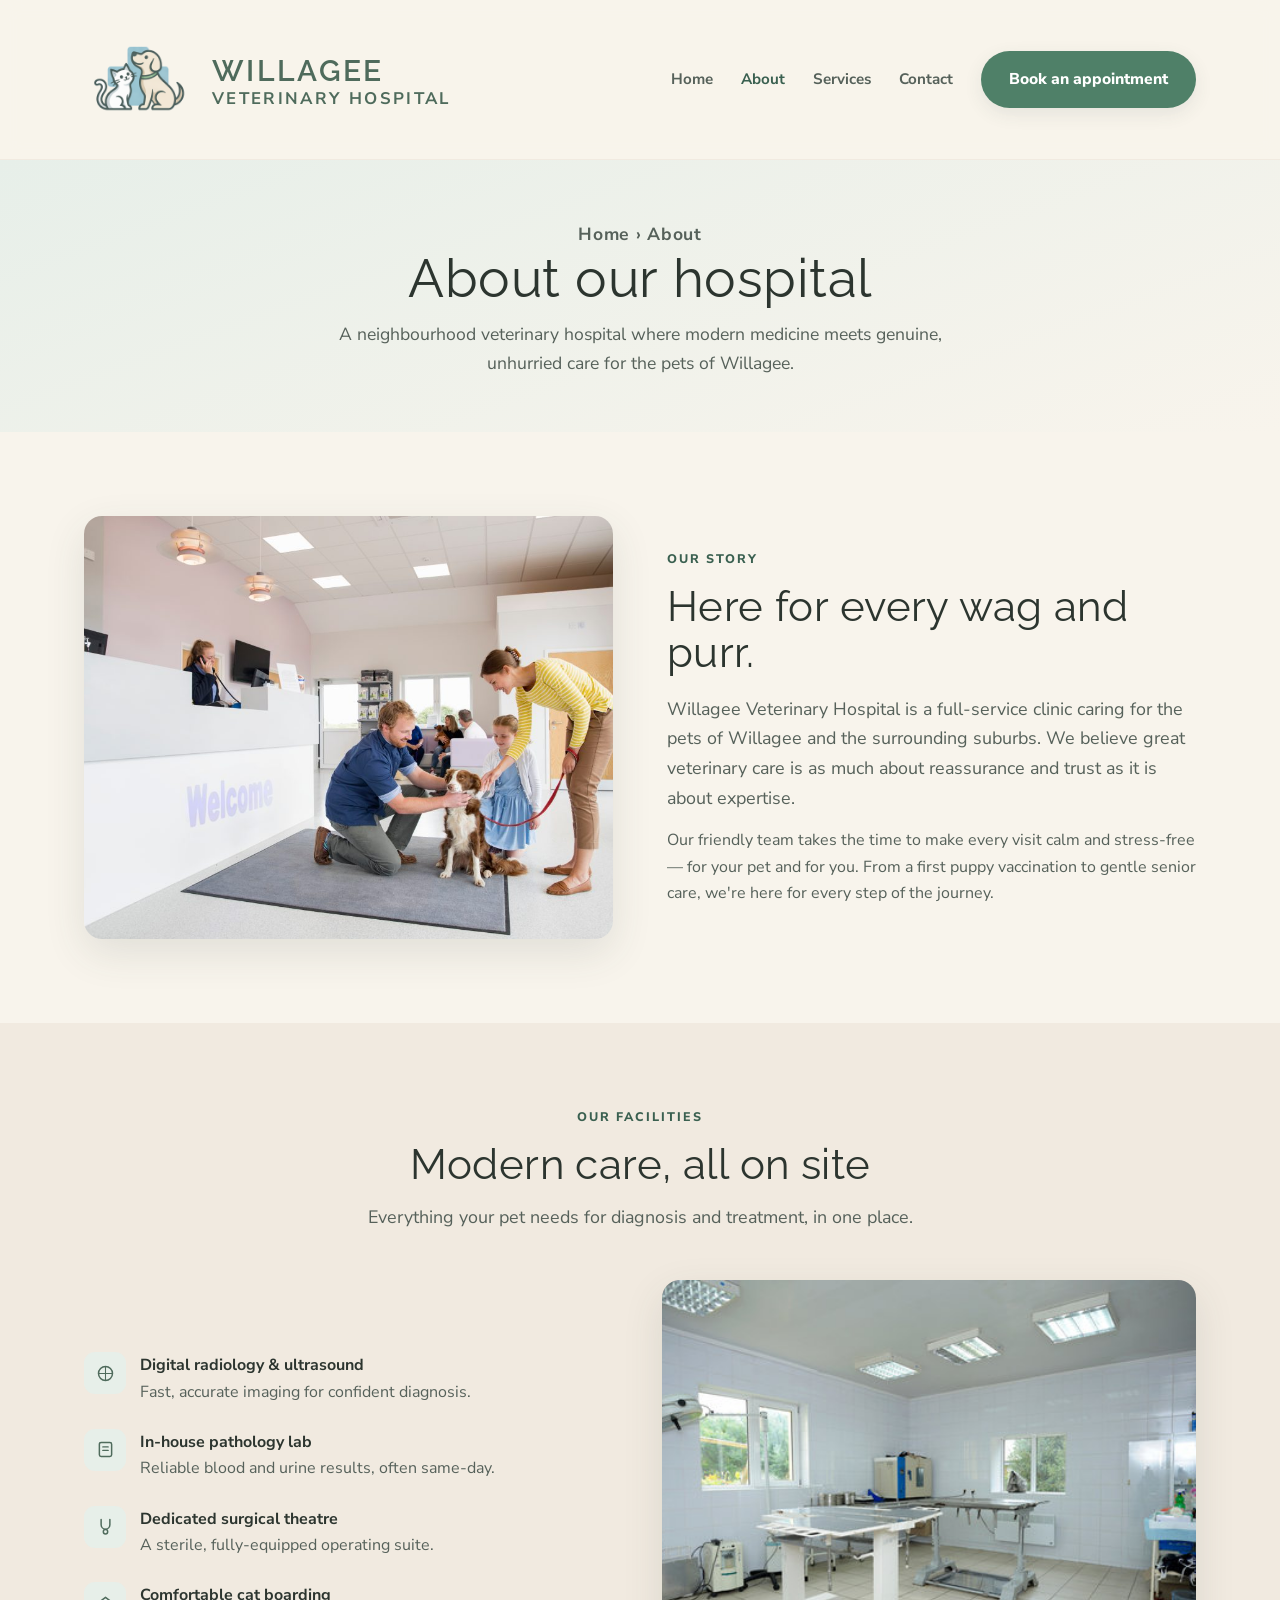
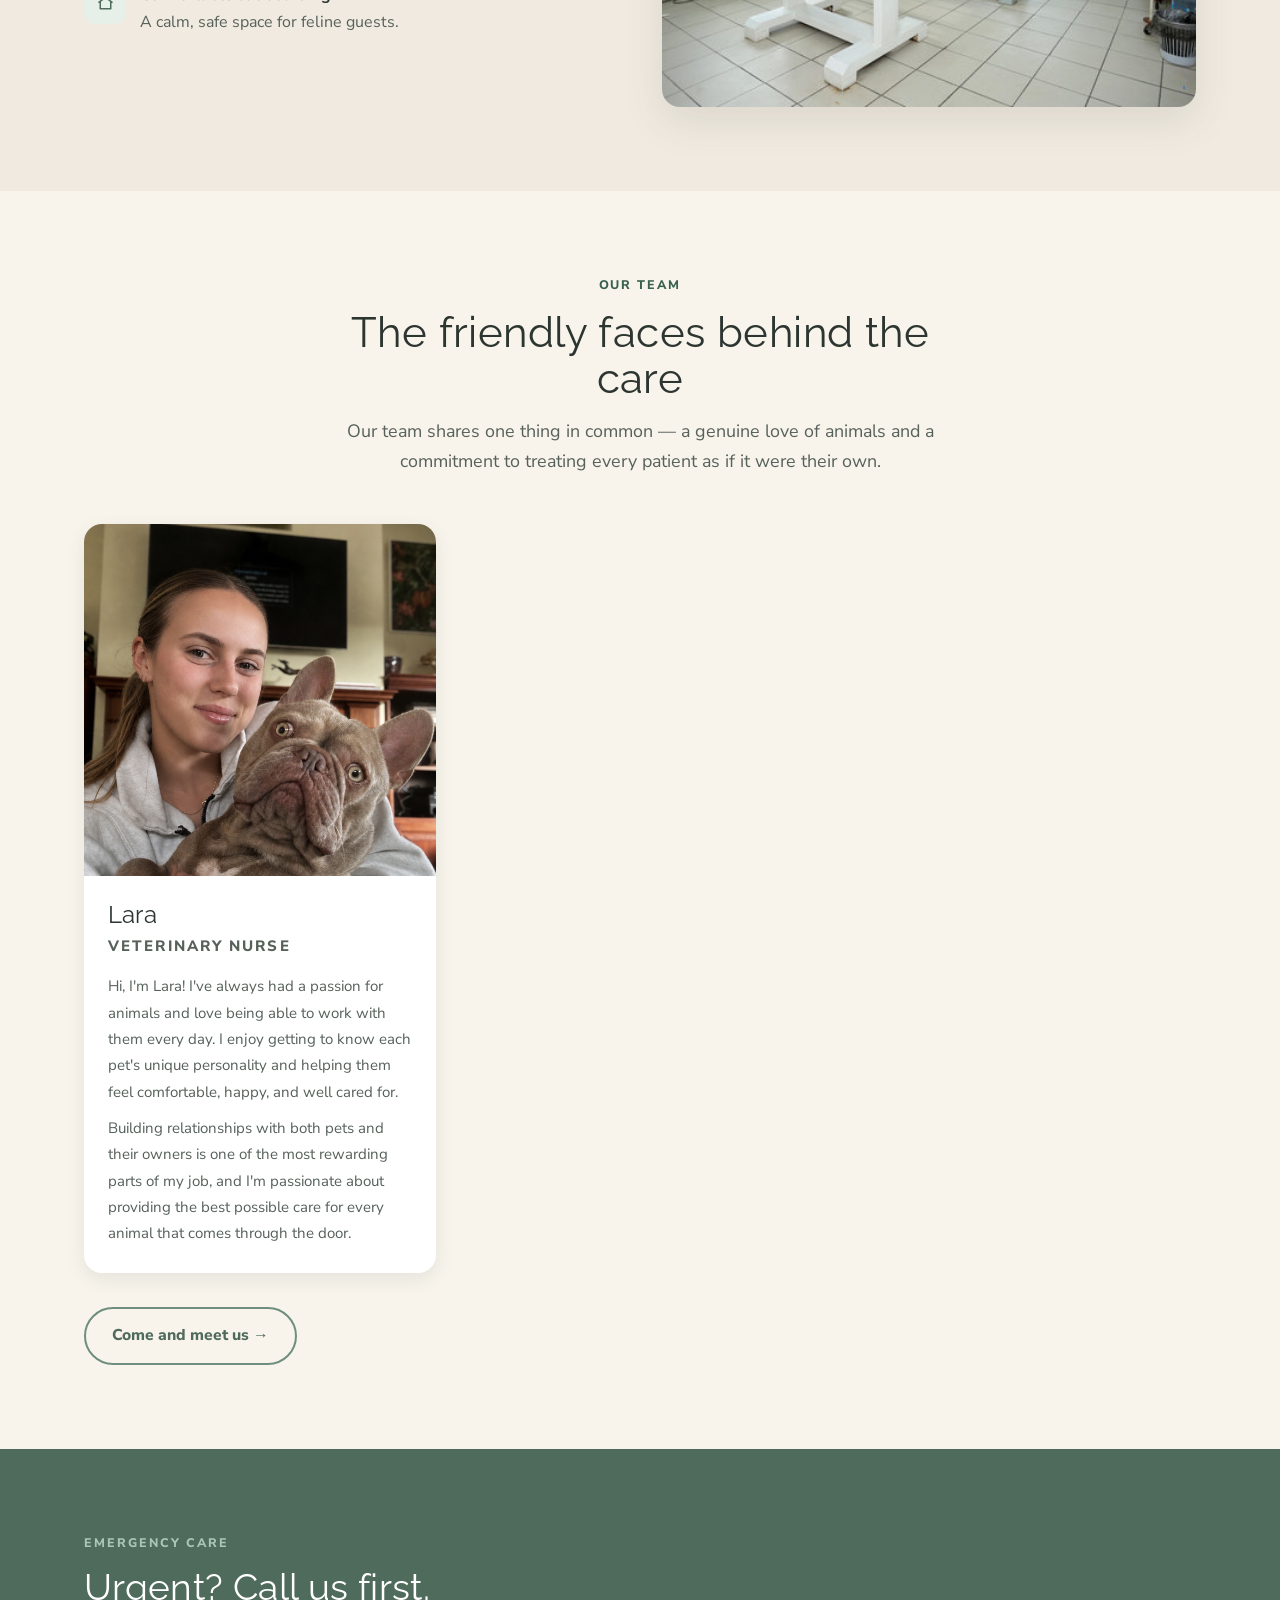
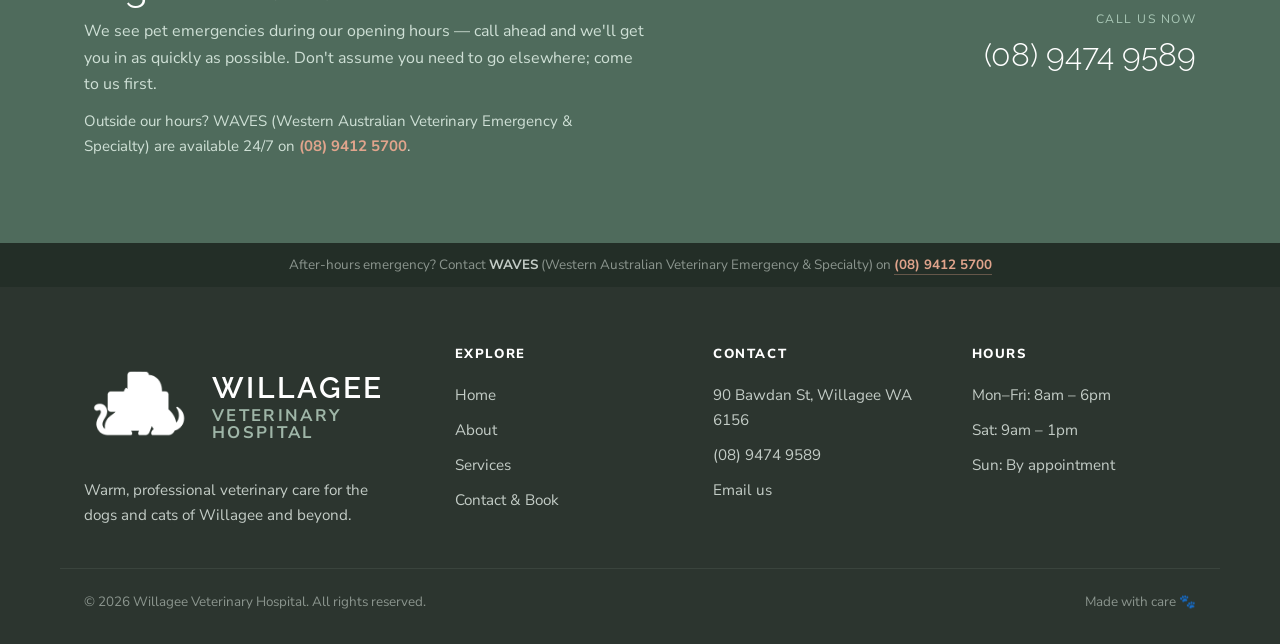
<file: about.html>
<!DOCTYPE html>
<html lang="en-AU">
<head>
<meta charset="UTF-8" />
<meta name="viewport" content="width=device-width, initial-scale=1.0" />
<title>About — Willagee Veterinary Hospital</title>
<meta name="description" content="About Willagee Veterinary Hospital — a full-service clinic in Willagee, WA with modern facilities and a warm, caring team dedicated to your dogs and cats." />
<link rel="icon" href="data:image/svg+xml,%3Csvg xmlns='http://www.w3.org/2000/svg' viewBox='0 0 24 24'%3E%3Crect width='24' height='24' rx='5' fill='%236f8f7e'/%3E%3Cg fill='%23fff'%3E%3Cpath d='M12 13.5c-2.5 0-4.5 1.7-4.5 3.8 0 1.2 1 2.2 2.3 2.2.8 0 1.4-.3 2.2-.3s1.4.3 2.2.3c1.3 0 2.3-1 2.3-2.2 0-2.1-2-3.8-4.5-3.8Z'/%3E%3Cellipse cx='6.8' cy='10.2' rx='1.7' ry='2.2'/%3E%3Cellipse cx='17.2' cy='10.2' rx='1.7' ry='2.2'/%3E%3Cellipse cx='9.6' cy='6.6' rx='1.5' ry='2'/%3E%3Cellipse cx='14.4' cy='6.6' rx='1.5' ry='2'/%3E%3C/g%3E%3C/svg%3E" />
<link rel="preconnect" href="https://fonts.googleapis.com" />
<link rel="preconnect" href="https://fonts.gstatic.com" crossorigin />
<link href="https://fonts.googleapis.com/css2?family=Raleway:wght@300;400;500;600&family=Nunito+Sans:wght@400;600;700;800&display=swap" rel="stylesheet" />
<link rel="stylesheet" href="styles.css" />
</head>
<body>

  <header class="site"><div class="wrap">
    <a class="brand" href="index.html">
      <span class="mark"><img src="images/logo-final.png" alt="" class="logo-img" /></span>
      <span class="bt"><b>Willagee</b><span>Veterinary Hospital</span></span>
    </a>
    <button class="nav-toggle" id="navToggle" aria-label="Menu"><span></span><span></span><span></span></button>
    <nav class="main" id="nav">
      <a class="link" href="index.html">Home</a>
      <a class="link active" href="about.html">About</a>
      <a class="link" href="services.html">Services</a>
      <a class="link" href="contact.html">Contact</a>
      <a class="btn btn-primary" href="contact.html#book">Book an appointment</a>
    </nav>
  </div></header>

  <section class="banner"><div class="wrap">
    <p class="crumbs"><a href="index.html">Home</a> › About</p>
    <h1>About our hospital</h1>
    <p>A neighbourhood veterinary hospital where modern medicine meets genuine, unhurried care for the pets of Willagee.</p>
  </div></section>

  <!-- Story -->
  <section><div class="wrap split">
    <div class="imgwrap"><img src="images/Vet-Clinic-Ideas-1-1024x683.jpg" alt="Our welcoming reception area" /></div>
    <div>
      <p class="eyebrow">Our story</p>
      <h2 style="font-size:clamp(1.9rem,3.4vw,2.6rem);margin-bottom:18px">Here for every wag and purr.</h2>
      <p class="lead">Willagee Veterinary Hospital is a full-service clinic caring for the pets of Willagee and the surrounding suburbs. We believe great veterinary care is as much about reassurance and trust as it is about expertise.</p>
      <p style="margin-top:14px;color:var(--ink-soft)">Our friendly team takes the time to make every visit calm and stress-free — for your pet and for you. From a first puppy vaccination to gentle senior care, we're here for every step of the journey.</p>
    </div>
  </div></section>

  <!-- Facilities -->
  <section class="features"><div class="wrap">
    <div class="section-head"><p class="eyebrow">Our facilities</p><h2>Modern care, all on site</h2><p class="lead">Everything your pet needs for diagnosis and treatment, in one place.</p></div>
    <div class="split narrow">
      <div>
        <div class="contact-line"><div class="ic"><svg viewBox="0 0 24 24" fill="none"><circle cx="12" cy="12" r="8" stroke="#4f6b5c" stroke-width="1.7"/><path d="M12 4v16M4 12h16" stroke="#4f6b5c" stroke-width="1.2"/></svg></div><div><b>Digital radiology &amp; ultrasound</b><span style="color:var(--ink-soft)">Fast, accurate imaging for confident diagnosis.</span></div></div>
        <div class="contact-line"><div class="ic"><svg viewBox="0 0 24 24" fill="none"><rect x="5" y="4" width="14" height="16" rx="2" stroke="#4f6b5c" stroke-width="1.7"/><path d="M9 9h6M9 13h6" stroke="#4f6b5c" stroke-width="1.7" stroke-linecap="round"/></svg></div><div><b>In-house pathology lab</b><span style="color:var(--ink-soft)">Reliable blood and urine results, often same-day.</span></div></div>
        <div class="contact-line"><div class="ic"><svg viewBox="0 0 24 24" fill="none"><path d="M7 4v6a5 5 0 0 0 10 0V4" stroke="#4f6b5c" stroke-width="1.7" stroke-linecap="round"/><circle cx="12" cy="18" r="2.5" stroke="#4f6b5c" stroke-width="1.7"/></svg></div><div><b>Dedicated surgical theatre</b><span style="color:var(--ink-soft)">A sterile, fully-equipped operating suite.</span></div></div>
        <div class="contact-line"><div class="ic"><svg viewBox="0 0 24 24" fill="none"><path d="M4 11l8-6 8 6M6 10v8h12v-8" stroke="#4f6b5c" stroke-width="1.7" stroke-linejoin="round"/></svg></div><div><b>Comfortable cat boarding</b><span style="color:var(--ink-soft)">A calm, safe space for feline guests.</span></div></div>
      </div>
      <div class="imgwrap"><img src="images/360_F_295340294_k0x8h3hEA4tNcdVwEdO9whYNMvDU15Cb.jpg" alt="Our surgical theatre" /></div>
    </div>
  </div></section>

  <!-- Team -->
  <section><div class="wrap">
    <div class="section-head">
      <p class="eyebrow">Our team</p>
      <h2>The friendly faces behind the care</h2>
      <p class="lead">Our team shares one thing in common — a genuine love of animals and a commitment to treating every patient as if it were their own.</p>
    </div>
    <div class="team-grid">
      <div class="team-card">
        <div class="team-photo"><img src="staff-images/Lara.jpg" alt="Lara" /></div>
        <div class="team-info">
          <h3>Lara</h3>
          <p class="team-role">Veterinary Nurse</p>
          <p>Hi, I'm Lara! I've always had a passion for animals and love being able to work with them every day. I enjoy getting to know each pet's unique personality and helping them feel comfortable, happy, and well cared for.</p>
          <p style="margin-top:10px">Building relationships with both pets and their owners is one of the most rewarding parts of my job, and I'm passionate about providing the best possible care for every animal that comes through the door.</p>
        </div>
      </div>
    </div>
    <div class="hero-cta" style="margin-top:34px"><a class="btn btn-ghost" href="contact.html#book">Come and meet us →</a></div>
  </div></section>

  <!-- Emergency -->
  <section class="emergency"><div class="wrap">
    <div>
      <p class="eyebrow" style="color:#a9c7b6">Emergency care</p>
      <h2>Urgent? Call us first.</h2>
      <p>We see pet emergencies during our opening hours — call ahead and we'll get you in as quickly as possible. Don't assume you need to go elsewhere; come to us first.</p>
      <p style="margin-top:12px;color:#cfe0d6;font-size:.94rem">Outside our hours? WAVES (Western Australian Veterinary Emergency &amp; Specialty) are available 24/7 on <a href="tel:0894125700" style="color:#e0a48c;font-weight:700">(08) 9412 5700</a>.</p>
    </div>
    <div>
      <div class="lbl">Call us now</div>
      <a class="big" href="tel:0894749589">(08) 9474 9589</a>
    </div>
  </div></section>

  <!-- WAVES after-hours notice -->
  <div class="waves-bar"><div class="wrap">After-hours emergency? Contact <strong>WAVES</strong> (Western Australian Veterinary Emergency &amp; Specialty) on <a href="tel:0894125700">(08) 9412 5700</a></div></div>

  <footer class="site"><div class="wrap foot-grid">
    <div>
      <a class="brand" href="index.html" style="margin-bottom:16px">
        <span class="mark"><img src="images/logo-final.png" alt="" class="logo-img" /></span>
        <span class="bt"><b>Willagee</b><span>Veterinary Hospital</span></span>
      </a>
      <p style="font-size:.95rem;max-width:34ch">Warm, professional veterinary care for the dogs and cats of Willagee and beyond.</p>
    </div>
    <div class="foot-list"><h4>Explore</h4><p><a href="index.html">Home</a></p><p><a href="about.html">About</a></p><p><a href="services.html">Services</a></p><p><a href="contact.html">Contact &amp; Book</a></p></div>
    <div class="foot-list"><h4>Contact</h4><p>90 Bawdan St, Willagee WA 6156</p><p><a href="tel:0894749589">(08) 9474 9589</a></p><p><a href="mailto:Willageeveterinaryhospital@gmail.com">Email us</a></p></div>
    <div class="foot-list"><h4>Hours</h4><p>Mon–Fri: 8am – 6pm</p><p>Sat: 9am – 1pm</p><p>Sun: By appointment</p></div>
  </div><div class="wrap foot-bottom"><span>© 2026 Willagee Veterinary Hospital. All rights reserved.</span><span>Made with care 🐾</span></div></footer>

  <script src="main.js"></script>
</body>
</html>
</file>
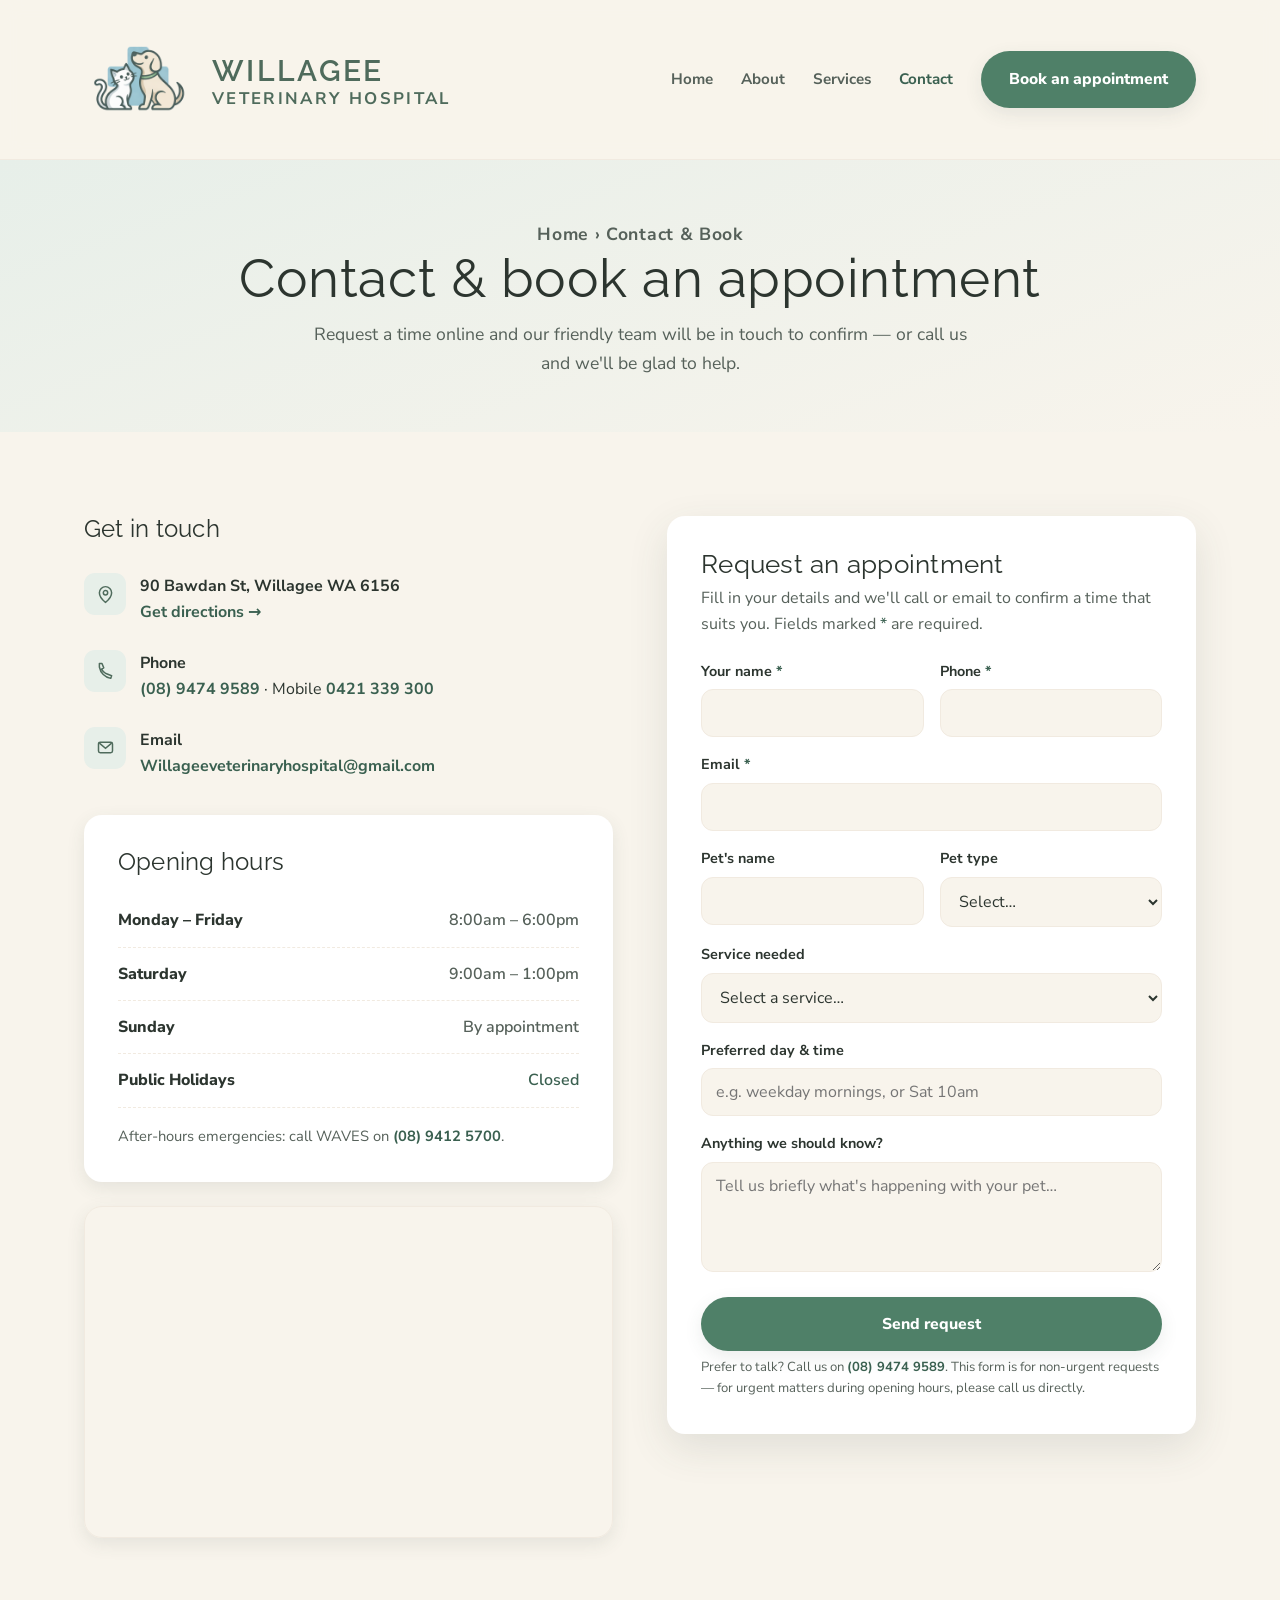
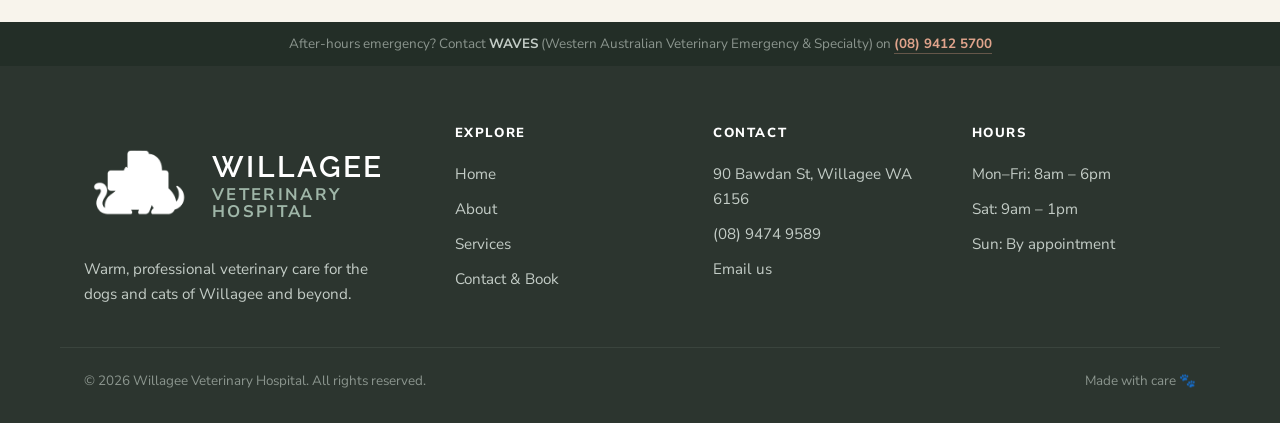
<file: contact.html>
<!DOCTYPE html>
<html lang="en-AU">
<head>
<meta charset="UTF-8" />
<meta name="viewport" content="width=device-width, initial-scale=1.0" />
<title>Contact &amp; Book — Willagee Veterinary Hospital</title>
<meta name="description" content="Contact Willagee Veterinary Hospital or request an appointment online. 90 Bawdan St, Willagee WA 6156 · (08) 9474 9589. Open Mon–Sat." />
<link rel="icon" href="data:image/svg+xml,%3Csvg xmlns='http://www.w3.org/2000/svg' viewBox='0 0 24 24'%3E%3Crect width='24' height='24' rx='5' fill='%236f8f7e'/%3E%3Cg fill='%23fff'%3E%3Cpath d='M12 13.5c-2.5 0-4.5 1.7-4.5 3.8 0 1.2 1 2.2 2.3 2.2.8 0 1.4-.3 2.2-.3s1.4.3 2.2.3c1.3 0 2.3-1 2.3-2.2 0-2.1-2-3.8-4.5-3.8Z'/%3E%3Cellipse cx='6.8' cy='10.2' rx='1.7' ry='2.2'/%3E%3Cellipse cx='17.2' cy='10.2' rx='1.7' ry='2.2'/%3E%3Cellipse cx='9.6' cy='6.6' rx='1.5' ry='2'/%3E%3Cellipse cx='14.4' cy='6.6' rx='1.5' ry='2'/%3E%3C/g%3E%3C/svg%3E" />
<link rel="preconnect" href="https://fonts.googleapis.com" />
<link rel="preconnect" href="https://fonts.gstatic.com" crossorigin />
<link href="https://fonts.googleapis.com/css2?family=Raleway:wght@300;400;500;600&family=Nunito+Sans:wght@400;600;700;800&display=swap" rel="stylesheet" />
<link rel="stylesheet" href="styles.css" />
</head>
<body>

  <header class="site"><div class="wrap">
    <a class="brand" href="index.html">
      <span class="mark"><img src="images/logo-final.png" alt="" class="logo-img" /></span>
      <span class="bt"><b>Willagee</b><span>Veterinary Hospital</span></span>
    </a>
    <button class="nav-toggle" id="navToggle" aria-label="Menu"><span></span><span></span><span></span></button>
    <nav class="main" id="nav">
      <a class="link" href="index.html">Home</a>
      <a class="link" href="about.html">About</a>
      <a class="link" href="services.html">Services</a>
      <a class="link active" href="contact.html">Contact</a>
      <a class="btn btn-primary" href="#book">Book an appointment</a>
    </nav>
  </div></header>

  <section class="banner"><div class="wrap">
    <p class="crumbs"><a href="index.html">Home</a> › Contact &amp; Book</p>
    <h1>Contact &amp; book an appointment</h1>
    <p>Request a time online and our friendly team will be in touch to confirm — or call us and we'll be glad to help.</p>
  </div></section>

  <section><div class="wrap split" style="align-items:flex-start">
    <!-- Left: details + hours -->
    <div>
      <div class="contact-panel">
        <h3>Get in touch</h3>
        <div class="contact-line"><div class="ic"><svg viewBox="0 0 24 24" fill="none"><path d="M12 21s-7-5.5-7-11a7 7 0 0 1 14 0c0 5.5-7 11-7 11Z" stroke="#4f6b5c" stroke-width="1.7"/><circle cx="12" cy="10" r="2.5" stroke="#4f6b5c" stroke-width="1.7"/></svg></div><div><b>90 Bawdan St, Willagee WA 6156</b><span style="color:var(--ink-soft)"><a href="https://www.google.com/maps/dir/?api=1&destination=90+Bawdan+St+Willagee+WA+6156" target="_blank" rel="noopener" style="color:var(--terracotta-deep);font-weight:700">Get directions →</a></span></div></div>
        <div class="contact-line"><div class="ic"><svg viewBox="0 0 24 24" fill="none"><path d="M5 4h3l2 5-2.5 1.5a11 11 0 0 0 5 5L19 18l-1 3a16 16 0 0 1-13-13L5 4Z" stroke="#4f6b5c" stroke-width="1.7" stroke-linejoin="round"/></svg></div><div><b>Phone</b><a href="tel:0894749589">(08) 9474 9589</a> · Mobile <a href="tel:0421339300">0421 339 300</a></div></div>
        <div class="contact-line"><div class="ic"><svg viewBox="0 0 24 24" fill="none"><rect x="4" y="6" width="16" height="12" rx="2" stroke="#4f6b5c" stroke-width="1.7"/><path d="M5 7l7 6 7-6" stroke="#4f6b5c" stroke-width="1.7"/></svg></div><div><b>Email</b><a href="mailto:Willageeveterinaryhospital@gmail.com">Willageeveterinaryhospital@gmail.com</a></div></div>
      </div>

      <div class="hours-panel panel" style="margin-top:24px">
        <h3>Opening hours</h3>
        <div class="hrow"><b>Monday – Friday</b><span>8:00am – 6:00pm</span></div>
        <div class="hrow"><b>Saturday</b><span>9:00am – 1:00pm</span></div>
        <div class="hrow"><b>Sunday</b><span>By appointment</span></div>
        <div class="hrow closed"><b>Public Holidays</b><span>Closed</span></div>
        <p style="margin-top:16px;color:var(--ink-soft);font-size:.92rem">After-hours emergencies: call WAVES on <a href="tel:0894125700" style="color:var(--terracotta-deep);font-weight:700">(08) 9412 5700</a>.</p>
      </div>

      <div class="map-embed" style="margin-top:24px">
        <iframe title="Map to Willagee Veterinary Hospital" src="https://www.google.com/maps?q=90%20Bawdan%20St%2C%20Willagee%20WA%206156&output=embed" loading="lazy" referrerpolicy="no-referrer-when-downgrade"></iframe>
      </div>
    </div>

    <!-- Right: appointment form -->
    <div id="book">
      <div class="form-card">
        <h3>Request an appointment</h3>
        <p class="sub">Fill in your details and we'll call or email to confirm a time that suits you. Fields marked <span style="color:var(--terracotta-deep)">*</span> are required.</p>
        <form id="appointmentForm" novalidate>
          <!-- Web3Forms config: replace the access_key value to activate (see README) -->
          <input type="hidden" name="access_key" value="REPLACE_WITH_WEB3FORMS_ACCESS_KEY" />
          <input type="hidden" name="subject" value="New appointment request — Willagee Vet website" />
          <input type="hidden" name="from_name" value="Willagee Vet website" />
          <input type="checkbox" name="botcheck" style="display:none" tabindex="-1" autocomplete="off" />

          <div class="field-row">
            <div class="field"><label>Your name <span class="req">*</span></label><input type="text" name="name" required autocomplete="name" /></div>
            <div class="field"><label>Phone <span class="req">*</span></label><input type="tel" name="phone" required autocomplete="tel" /></div>
          </div>
          <div class="field"><label>Email <span class="req">*</span></label><input type="email" name="email" required autocomplete="email" /></div>
          <div class="field-row">
            <div class="field"><label>Pet's name</label><input type="text" name="pet_name" /></div>
            <div class="field"><label>Pet type</label><select name="pet_type"><option value="">Select…</option><option>Dog</option><option>Cat</option><option>Other</option></select></div>
          </div>
          <div class="field"><label>Service needed</label>
            <select name="service">
              <option value="">Select a service…</option>
              <option>Consultation / check-up</option>
              <option>Vaccination</option>
              <option>Surgery / desexing</option>
              <option>Dentistry</option>
              <option>Radiology / ultrasound</option>
              <option>Pathology / testing</option>
              <option>Nutrition advice</option>
              <option>Behaviour</option>
              <option>Cat boarding</option>
              <option>House call</option>
              <option>Other / not sure</option>
            </select>
          </div>
          <div class="field"><label>Preferred day &amp; time</label><input type="text" name="preferred_time" placeholder="e.g. weekday mornings, or Sat 10am" /></div>
          <div class="field"><label>Anything we should know?</label><textarea name="message" placeholder="Tell us briefly what's happening with your pet…"></textarea></div>

          <button type="submit" class="btn btn-primary" style="width:100%;justify-content:center">Send request</button>
          <p class="form-note">Prefer to talk? Call us on <a href="tel:0894749589" style="color:var(--terracotta-deep);font-weight:700">(08) 9474 9589</a>. This form is for non-urgent requests — for urgent matters during opening hours, please call us directly.</p>
          <div class="form-status" id="formStatus" role="status" aria-live="polite"></div>
        </form>
      </div>
    </div>
  </div></section>

  <!-- WAVES after-hours notice -->
  <div class="waves-bar"><div class="wrap">After-hours emergency? Contact <strong>WAVES</strong> (Western Australian Veterinary Emergency &amp; Specialty) on <a href="tel:0894125700">(08) 9412 5700</a></div></div>

  <footer class="site"><div class="wrap foot-grid">
    <div>
      <a class="brand" href="index.html" style="margin-bottom:16px">
        <span class="mark"><img src="images/logo-final.png" alt="" class="logo-img" /></span>
        <span class="bt"><b>Willagee</b><span>Veterinary Hospital</span></span>
      </a>
      <p style="font-size:.95rem;max-width:34ch">Warm, professional veterinary care for the dogs and cats of Willagee and beyond.</p>
    </div>
    <div class="foot-list"><h4>Explore</h4><p><a href="index.html">Home</a></p><p><a href="about.html">About</a></p><p><a href="services.html">Services</a></p><p><a href="contact.html">Contact &amp; Book</a></p></div>
    <div class="foot-list"><h4>Contact</h4><p>90 Bawdan St, Willagee WA 6156</p><p><a href="tel:0894749589">(08) 9474 9589</a></p><p><a href="mailto:Willageeveterinaryhospital@gmail.com">Email us</a></p></div>
    <div class="foot-list"><h4>Hours</h4><p>Mon–Fri: 8am – 6pm</p><p>Sat: 9am – 1pm</p><p>Sun: By appointment</p></div>
  </div><div class="wrap foot-bottom"><span>© 2026 Willagee Veterinary Hospital. All rights reserved.</span><span>Made with care 🐾</span></div></footer>

  <script src="main.js"></script>
</body>
</html>
</file>
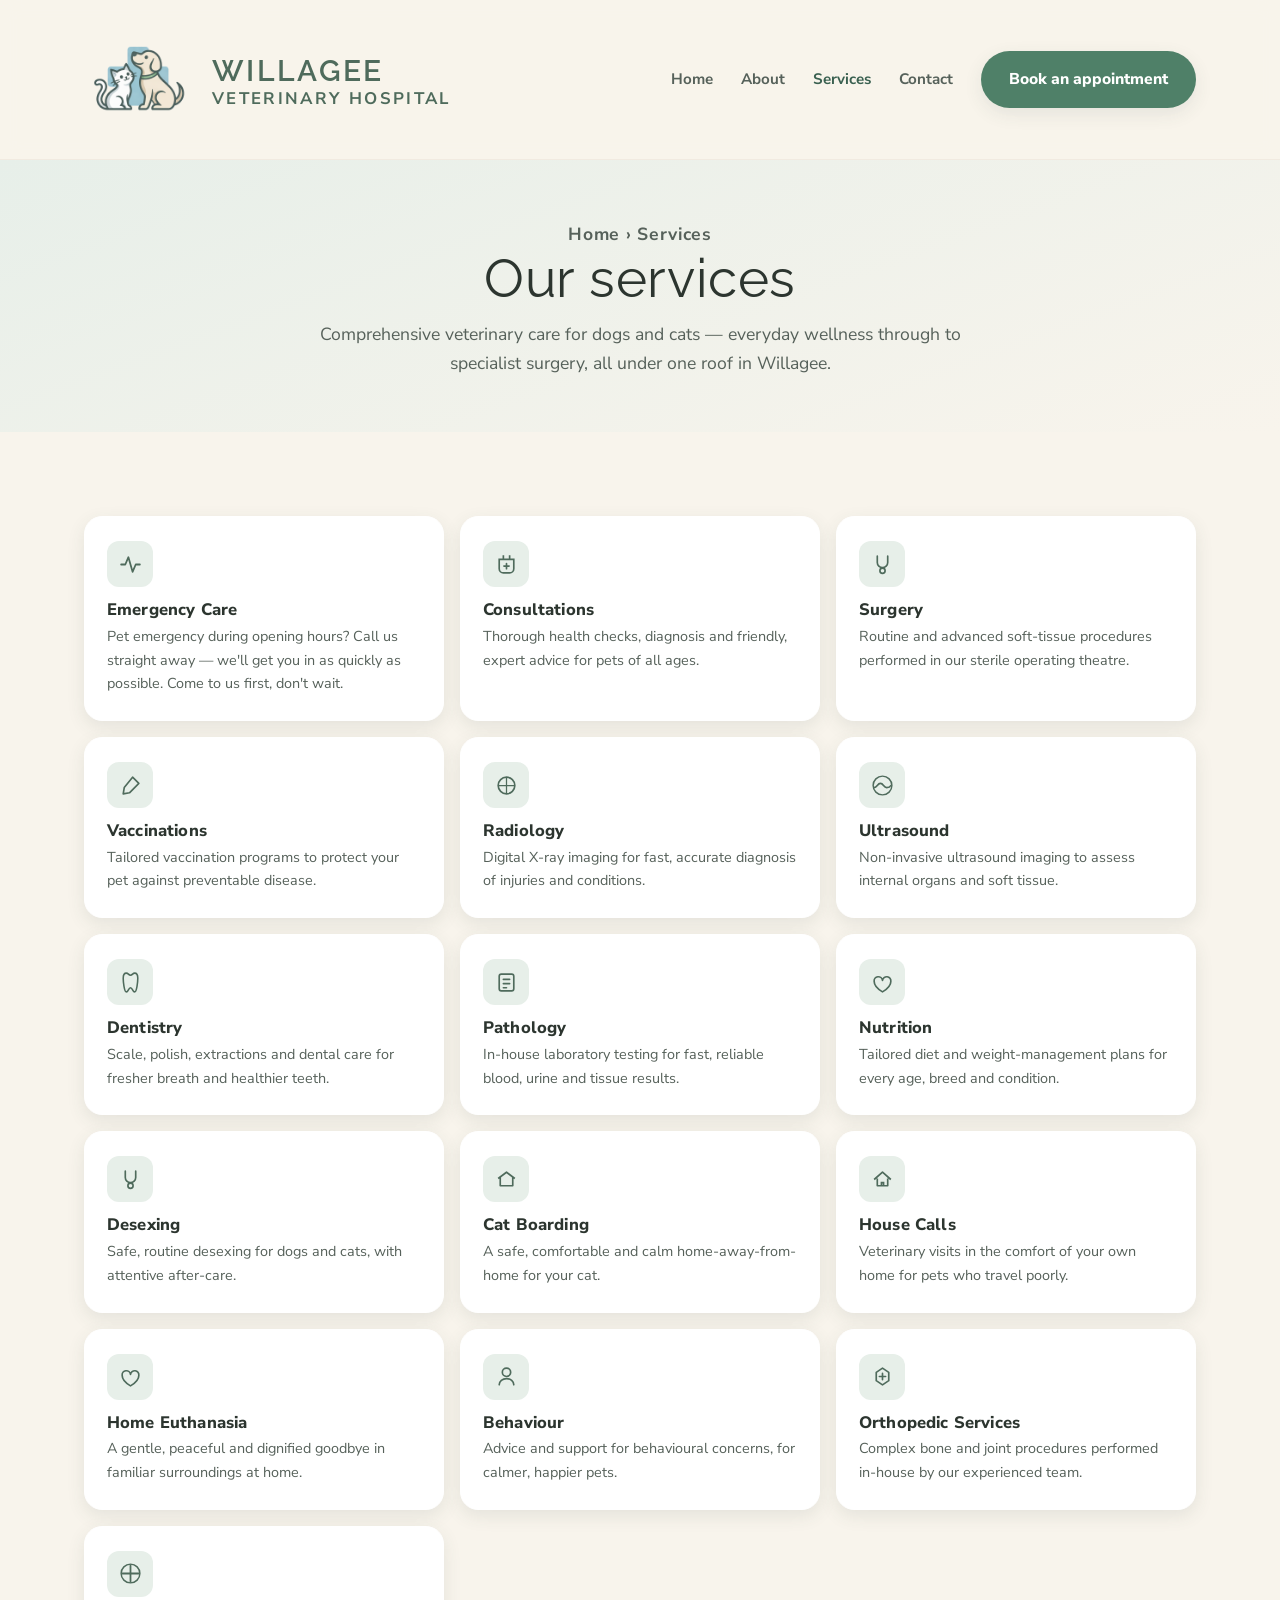
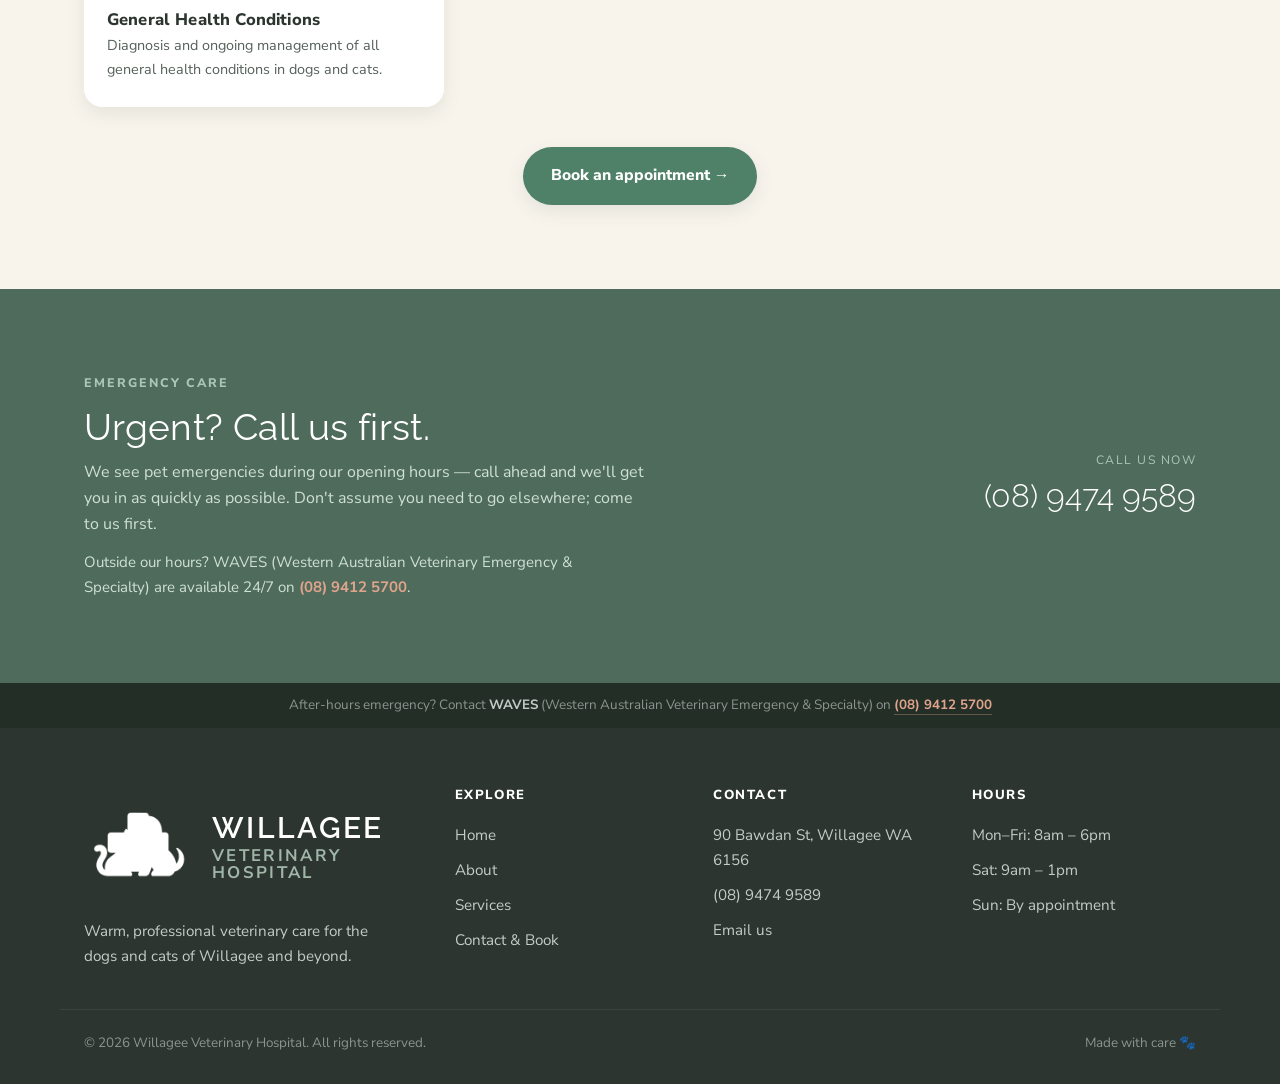
<file: services.html>
<!DOCTYPE html>
<html lang="en-AU">
<head>
<meta charset="UTF-8" />
<meta name="viewport" content="width=device-width, initial-scale=1.0" />
<title>Services — Willagee Veterinary Hospital</title>
<meta name="description" content="Our veterinary services in Willagee, WA: emergency care, consultations, surgery, vaccinations, radiology, ultrasound, dentistry, pathology, nutrition, desexing, cat boarding, house calls, home euthanasia, behaviour and orthopedic services." />
<link rel="icon" href="data:image/svg+xml,%3Csvg xmlns='http://www.w3.org/2000/svg' viewBox='0 0 24 24'%3E%3Crect width='24' height='24' rx='5' fill='%236f8f7e'/%3E%3Cg fill='%23fff'%3E%3Cpath d='M12 13.5c-2.5 0-4.5 1.7-4.5 3.8 0 1.2 1 2.2 2.3 2.2.8 0 1.4-.3 2.2-.3s1.4.3 2.2.3c1.3 0 2.3-1 2.3-2.2 0-2.1-2-3.8-4.5-3.8Z'/%3E%3Cellipse cx='6.8' cy='10.2' rx='1.7' ry='2.2'/%3E%3Cellipse cx='17.2' cy='10.2' rx='1.7' ry='2.2'/%3E%3Cellipse cx='9.6' cy='6.6' rx='1.5' ry='2'/%3E%3Cellipse cx='14.4' cy='6.6' rx='1.5' ry='2'/%3E%3C/g%3E%3C/svg%3E" />
<link rel="preconnect" href="https://fonts.googleapis.com" />
<link rel="preconnect" href="https://fonts.gstatic.com" crossorigin />
<link href="https://fonts.googleapis.com/css2?family=Raleway:wght@300;400;500;600&family=Nunito+Sans:wght@400;600;700;800&display=swap" rel="stylesheet" />
<link rel="stylesheet" href="styles.css" />
</head>
<body>

  <header class="site"><div class="wrap">
    <a class="brand" href="index.html">
      <span class="mark"><img src="images/logo-final.png" alt="" class="logo-img" /></span>
      <span class="bt"><b>Willagee</b><span>Veterinary Hospital</span></span>
    </a>
    <button class="nav-toggle" id="navToggle" aria-label="Menu"><span></span><span></span><span></span></button>
    <nav class="main" id="nav">
      <a class="link" href="index.html">Home</a>
      <a class="link" href="about.html">About</a>
      <a class="link active" href="services.html">Services</a>
      <a class="link" href="contact.html">Contact</a>
      <a class="btn btn-primary" href="contact.html#book">Book an appointment</a>
    </nav>
  </div></header>

  <section class="banner"><div class="wrap">
    <p class="crumbs"><a href="index.html">Home</a> › Services</p>
    <h1>Our services</h1>
    <p>Comprehensive veterinary care for dogs and cats — everyday wellness through to specialist surgery, all under one roof in Willagee.</p>
  </div></section>

  <section><div class="wrap">
    <div class="svc-grid cols-3">
      <div class="svc"><div class="ic"><svg viewBox="0 0 24 24" fill="none"><path d="M3 12h4l3-7 4 14 3-7h4" stroke="#4f6b5c" stroke-width="1.7" stroke-linecap="round" stroke-linejoin="round"/></svg></div><h3>Emergency Care</h3><p>Pet emergency during opening hours? Call us straight away — we'll get you in as quickly as possible. Come to us first, don't wait.</p></div>
      <div class="svc"><div class="ic"><svg viewBox="0 0 24 24" fill="none"><path d="M9 3v4M15 3v4M5 7h14v9a4 4 0 0 1-4 4H9a4 4 0 0 1-4-4V7Z" stroke="#4f6b5c" stroke-width="1.6"/><path d="M12 11v5M9.5 13.5h5" stroke="#4f6b5c" stroke-width="1.6" stroke-linecap="round"/></svg></div><h3>Consultations</h3><p>Thorough health checks, diagnosis and friendly, expert advice for pets of all ages.</p></div>
      <div class="svc"><div class="ic"><svg viewBox="0 0 24 24" fill="none"><path d="M7 4v6a5 5 0 0 0 10 0V4" stroke="#4f6b5c" stroke-width="1.6" stroke-linecap="round"/><circle cx="12" cy="18" r="2.5" stroke="#4f6b5c" stroke-width="1.6"/></svg></div><h3>Surgery</h3><p>Routine and advanced soft-tissue procedures performed in our sterile operating theatre.</p></div>
      <div class="svc"><div class="ic"><svg viewBox="0 0 24 24" fill="none"><path d="M14 4l6 6-9 9-6 1 1-6 8-10Z" stroke="#4f6b5c" stroke-width="1.6" stroke-linejoin="round"/></svg></div><h3>Vaccinations</h3><p>Tailored vaccination programs to protect your pet against preventable disease.</p></div>
      <div class="svc"><div class="ic"><svg viewBox="0 0 24 24" fill="none"><circle cx="12" cy="12" r="8" stroke="#4f6b5c" stroke-width="1.6"/><path d="M12 4v16M4 12h16" stroke="#4f6b5c" stroke-width="1.2"/></svg></div><h3>Radiology</h3><p>Digital X-ray imaging for fast, accurate diagnosis of injuries and conditions.</p></div>
      <div class="svc"><div class="ic"><svg viewBox="0 0 24 24" fill="none"><path d="M4 14c3 0 3-4 6-4s3 4 6 4 4-2 4-2" stroke="#4f6b5c" stroke-width="1.6" stroke-linecap="round"/><circle cx="12" cy="12" r="9" stroke="#4f6b5c" stroke-width="1.4"/></svg></div><h3>Ultrasound</h3><p>Non-invasive ultrasound imaging to assess internal organs and soft tissue.</p></div>
      <div class="svc"><div class="ic"><svg viewBox="0 0 24 24" fill="none"><path d="M8 3c-2 0-3 2-3 5s1 13 3 13 2-4 4-4 2 4 4 4 3-10 3-13-1-5-3-5-2 2-4 2-2-2-4-2Z" stroke="#4f6b5c" stroke-width="1.5"/></svg></div><h3>Dentistry</h3><p>Scale, polish, extractions and dental care for fresher breath and healthier teeth.</p></div>
      <div class="svc"><div class="ic"><svg viewBox="0 0 24 24" fill="none"><rect x="5" y="4" width="14" height="16" rx="2" stroke="#4f6b5c" stroke-width="1.6"/><path d="M9 9h6M9 13h6M9 17h3" stroke="#4f6b5c" stroke-width="1.6" stroke-linecap="round"/></svg></div><h3>Pathology</h3><p>In-house laboratory testing for fast, reliable blood, urine and tissue results.</p></div>
      <div class="svc"><div class="ic"><svg viewBox="0 0 24 24" fill="none"><path d="M12 21c5-3 8-6.5 8-10a4 4 0 0 0-8-1 4 4 0 0 0-8 1c0 3.5 3 7 8 10Z" stroke="#4f6b5c" stroke-width="1.6" stroke-linejoin="round"/></svg></div><h3>Nutrition</h3><p>Tailored diet and weight-management plans for every age, breed and condition.</p></div>
      <div class="svc"><div class="ic"><svg viewBox="0 0 24 24" fill="none"><path d="M7 4v6a5 5 0 0 0 10 0V4" stroke="#4f6b5c" stroke-width="1.6" stroke-linecap="round"/><circle cx="12" cy="18" r="2.5" stroke="#4f6b5c" stroke-width="1.6"/></svg></div><h3>Desexing</h3><p>Safe, routine desexing for dogs and cats, with attentive after-care.</p></div>
      <div class="svc"><div class="ic"><svg viewBox="0 0 24 24" fill="none"><path d="M4 11l8-6 8 6M6 10v8h12v-8" stroke="#4f6b5c" stroke-width="1.6" stroke-linejoin="round"/></svg></div><h3>Cat Boarding</h3><p>A safe, comfortable and calm home-away-from-home for your cat.</p></div>
      <div class="svc"><div class="ic"><svg viewBox="0 0 24 24" fill="none"><path d="M4 12l8-7 8 7M7 11v7h10v-7" stroke="#4f6b5c" stroke-width="1.6" stroke-linejoin="round"/><path d="M11 18v-3h2v3" stroke="#4f6b5c" stroke-width="1.6"/></svg></div><h3>House Calls</h3><p>Veterinary visits in the comfort of your own home for pets who travel poorly.</p></div>
      <div class="svc"><div class="ic"><svg viewBox="0 0 24 24" fill="none"><path d="M12 21c5-3 8-6.5 8-10a4 4 0 0 0-8-1 4 4 0 0 0-8 1c0 3.5 3 7 8 10Z" stroke="#4f6b5c" stroke-width="1.6" stroke-linejoin="round"/></svg></div><h3>Home Euthanasia</h3><p>A gentle, peaceful and dignified goodbye in familiar surroundings at home.</p></div>
      <div class="svc"><div class="ic"><svg viewBox="0 0 24 24" fill="none"><circle cx="12" cy="8" r="4" stroke="#4f6b5c" stroke-width="1.6"/><path d="M5 20c0-3.3 3.1-6 7-6s7 2.7 7 6" stroke="#4f6b5c" stroke-width="1.6" stroke-linecap="round"/></svg></div><h3>Behaviour</h3><p>Advice and support for behavioural concerns, for calmer, happier pets.</p></div>
      <div class="svc"><div class="ic"><svg viewBox="0 0 24 24" fill="none"><path d="M6 8l6-4 6 4v8l-6 4-6-4V8Z" stroke="#4f6b5c" stroke-width="1.6" stroke-linejoin="round"/><path d="M12 9v6M9 12h6" stroke="#4f6b5c" stroke-width="1.6" stroke-linecap="round"/></svg></div><h3>Orthopedic Services</h3><p>Complex bone and joint procedures performed in-house by our experienced team.</p></div>
      <div class="svc"><div class="ic"><svg viewBox="0 0 24 24" fill="none"><path d="M4 12h16M12 4v16" stroke="#4f6b5c" stroke-width="1.7" stroke-linecap="round"/><circle cx="12" cy="12" r="9" stroke="#4f6b5c" stroke-width="1.4"/></svg></div><h3>General Health Conditions</h3><p>Diagnosis and ongoing management of all general health conditions in dogs and cats.</p></div>
    </div>
    <p class="center" style="margin-top:40px"><a class="btn btn-primary" href="contact.html#book">Book an appointment →</a></p>
  </div></section>

  <!-- Emergency -->
  <section class="emergency"><div class="wrap">
    <div>
      <p class="eyebrow" style="color:#a9c7b6">Emergency care</p>
      <h2>Urgent? Call us first.</h2>
      <p>We see pet emergencies during our opening hours — call ahead and we'll get you in as quickly as possible. Don't assume you need to go elsewhere; come to us first.</p>
      <p style="margin-top:12px;color:#cfe0d6;font-size:.94rem">Outside our hours? WAVES (Western Australian Veterinary Emergency &amp; Specialty) are available 24/7 on <a href="tel:0894125700" style="color:#e0a48c;font-weight:700">(08) 9412 5700</a>.</p>
    </div>
    <div>
      <div class="lbl">Call us now</div>
      <a class="big" href="tel:0894749589">(08) 9474 9589</a>
    </div>
  </div></section>

  <!-- WAVES after-hours notice -->
  <div class="waves-bar"><div class="wrap">After-hours emergency? Contact <strong>WAVES</strong> (Western Australian Veterinary Emergency &amp; Specialty) on <a href="tel:0894125700">(08) 9412 5700</a></div></div>

  <footer class="site"><div class="wrap foot-grid">
    <div>
      <a class="brand" href="index.html" style="margin-bottom:16px">
        <span class="mark"><img src="images/logo-final.png" alt="" class="logo-img" /></span>
        <span class="bt"><b>Willagee</b><span>Veterinary Hospital</span></span>
      </a>
      <p style="font-size:.95rem;max-width:34ch">Warm, professional veterinary care for the dogs and cats of Willagee and beyond.</p>
    </div>
    <div class="foot-list"><h4>Explore</h4><p><a href="index.html">Home</a></p><p><a href="about.html">About</a></p><p><a href="services.html">Services</a></p><p><a href="contact.html">Contact &amp; Book</a></p></div>
    <div class="foot-list"><h4>Contact</h4><p>90 Bawdan St, Willagee WA 6156</p><p><a href="tel:0894749589">(08) 9474 9589</a></p><p><a href="mailto:Willageeveterinaryhospital@gmail.com">Email us</a></p></div>
    <div class="foot-list"><h4>Hours</h4><p>Mon–Fri: 8am – 6pm</p><p>Sat: 9am – 1pm</p><p>Sun: By appointment</p></div>
  </div><div class="wrap foot-bottom"><span>© 2026 Willagee Veterinary Hospital. All rights reserved.</span><span>Made with care 🐾</span></div></footer>

  <script src="main.js"></script>
</body>
</html>
</file>
<file: styles.css>
/* ============================================================
   Willagee Veterinary Hospital — shared styles
   "Warm Clinical" — sage + cream + terracotta
   ============================================================ */
:root{
  --sage:#6f8f7e; --sage-deep:#4f6b5c; --sage-soft:#e7efe9;
  --cream:#f8f4ec; --cream-2:#f1eae0;
  --terracotta:#4f8068; --terracotta-deep:#3a6050;
  --ink:#2c352f; --ink-soft:#56615a;
  --white:#fff; --radius:18px;
  --shadow:0 14px 40px rgba(60,78,68,.12);
  --shadow-sm:0 6px 18px rgba(60,78,68,.10);
  --maxw:1160px;
}
*{box-sizing:border-box;margin:0;padding:0}
html{scroll-behavior:smooth}
body{font-family:'Nunito Sans',system-ui,sans-serif;color:var(--ink);background:var(--cream);line-height:1.65;-webkit-font-smoothing:antialiased}
h1,h2,h3,h4{font-family:'Raleway',system-ui,sans-serif;font-weight:400;line-height:1.12;letter-spacing:.01em}
a{color:inherit;text-decoration:none}
img{max-width:100%;display:block}
.wrap{max-width:var(--maxw);margin:0 auto;padding:0 24px}
section{padding:84px 0}
.eyebrow{font-weight:800;text-transform:uppercase;letter-spacing:.16em;font-size:.78rem;color:var(--terracotta-deep);margin-bottom:14px}
.lead{font-size:1.12rem;color:var(--ink-soft);max-width:62ch}
.center{text-align:center}
.section-head{max-width:640px;margin:0 auto 48px;text-align:center}
.section-head h2{font-size:clamp(1.9rem,3.4vw,2.6rem);margin-bottom:14px}
.section-head .lead{margin:0 auto}

/* buttons */
.btn{display:inline-flex;align-items:center;gap:9px;padding:14px 26px;border-radius:100px;font-weight:800;font-size:.98rem;transition:transform .15s ease,box-shadow .15s ease,background .15s ease;border:2px solid transparent;cursor:pointer;font-family:'Nunito Sans'}
.btn-primary{background:var(--terracotta);color:#fff;box-shadow:var(--shadow-sm)}
.btn-primary:hover{background:var(--terracotta-deep);transform:translateY(-2px)}
.btn-ghost{background:transparent;border-color:var(--sage);color:var(--sage-deep)}
.btn-ghost:hover{background:var(--sage-soft);transform:translateY(-2px)}
.btn-white{background:#fff;color:var(--sage-deep)}
.btn-white:hover{transform:translateY(-2px);box-shadow:var(--shadow-sm)}

/* top info bar */
.topbar{background:#1a5c88;color:#c8e8f0;font-size:.88rem;font-weight:600}
.topbar .wrap{display:flex;flex-wrap:wrap;gap:6px 22px;align-items:center;justify-content:center;padding:9px 24px;text-align:center}
.topbar a{color:#fff;font-weight:700;border-bottom:1px solid rgba(255,255,255,.4)}

/* header / nav */
header.site{position:sticky;top:0;z-index:50;background:rgba(248,244,236,.9);backdrop-filter:blur(10px);border-bottom:1px solid var(--cream-2)}
header.site .wrap{display:flex;align-items:center;justify-content:space-between;padding:22px 24px}
.brand{display:flex;align-items:center;gap:18px}
.brand .mark{width:110px;height:110px;border-radius:24px;background:transparent;display:grid;place-items:center;flex:0 0 auto;overflow:hidden;padding:0}
.logo-img{width:100%;height:100%;object-fit:contain;display:block}
footer.site .brand .mark{background:transparent;padding:0}
footer.site .logo-img{filter:brightness(0) invert(1)}
.brand .bt{display:flex;flex-direction:column;line-height:1}
.brand b{font-family:'Raleway',sans-serif;font-weight:600;font-size:1.85rem}
.brand span{font-family:'Nunito Sans';font-weight:700;font-size:1.05rem;letter-spacing:.14em;text-transform:uppercase;color:var(--sage-deep);margin-top:5px}
nav.main{display:flex;align-items:center;gap:28px}
nav.main a.link{font-weight:700;font-size:.95rem;color:var(--ink-soft)}
nav.main a.link:hover,nav.main a.link.active{color:var(--terracotta-deep)}
.nav-toggle{display:none;background:none;border:0;cursor:pointer;padding:8px}
.nav-toggle span{display:block;width:24px;height:2.5px;background:var(--ink);border-radius:2px;margin:5px 0;transition:.2s}

/* page banner (inner pages) */
.banner{background:linear-gradient(160deg,var(--sage-soft),var(--cream));padding:60px 0 54px;text-align:center}
.banner h1{font-size:clamp(2.2rem,4.6vw,3.3rem);margin-bottom:12px}
.banner p{color:var(--ink-soft);font-size:1.1rem;max-width:60ch;margin:0 auto}
.crumbs{font-size:.84rem;color:var(--sage-deep);font-weight:700;margin-bottom:16px;letter-spacing:.04em}
.crumbs a:hover{color:var(--terracotta-deep)}

/* hero cta (shared) */
.hero-cta{display:flex;flex-wrap:wrap;gap:14px}

/* video hero */
.hero-video{position:relative;height:88vh;min-height:520px;max-height:860px;overflow:hidden}
.vid-bg{position:absolute;inset:0}
.vid-bg video{position:absolute;inset:0;width:100%;height:100%;object-fit:cover;opacity:0;transition:opacity 1.2s ease;will-change:opacity}
.vid-bg video.vid-active{opacity:1}
.vid-vignette{position:absolute;inset:0;box-shadow:inset 0 0 180px 90px rgba(0,0,0,.55);z-index:1;pointer-events:none}
.vid-content{position:absolute;inset:0;display:flex;align-items:center;z-index:2;background:linear-gradient(100deg,rgba(20,38,28,.62) 0%,rgba(20,38,28,.28) 55%,transparent 78%)}
.vid-content .wrap{padding-top:0;padding-bottom:0}
.vid-content h1{color:#fff;font-size:clamp(2.4rem,5vw,3.9rem);text-shadow:0 2px 30px rgba(0,0,0,.3);margin-bottom:18px}
.vid-content h1 em{font-style:italic;color:#a9c7b6}
.vid-content .eyebrow{color:#a9c7b6}
.vid-content .lead{color:rgba(255,255,255,.88);margin-bottom:28px}
.vid-open-badge{display:inline-flex;align-items:center;gap:8px;background:rgba(255,255,255,.12);backdrop-filter:blur(8px);-webkit-backdrop-filter:blur(8px);border:1px solid rgba(255,255,255,.25);border-radius:100px;padding:7px 16px;color:#fff;font-size:.88rem;font-weight:700;margin-bottom:20px}
.vid-open-badge .dot{width:8px;height:8px;border-radius:50%;background:#57b27e;box-shadow:0 0 0 3px rgba(87,178,126,.3);flex-shrink:0}
.vid-content .btn-ghost{border-color:rgba(255,255,255,.7);color:#fff}
.vid-content .btn-ghost:hover{background:rgba(255,255,255,.15);transform:translateY(-2px)}

/* WAVES after-hours bottom bar */
.waves-bar{background:#232e27;color:#8b958e;font-size:.84rem;text-align:center;padding:11px 24px}
.waves-bar strong{color:#c3ccc6}
.waves-bar a{color:#e0a48c;font-weight:700;border-bottom:1px solid rgba(224,164,140,.35)}

/* quick info strip */
.infostrip{background:var(--white)}
.infostrip .wrap{display:grid;grid-template-columns:repeat(3,1fr);gap:8px}
.info-card{display:flex;gap:16px;align-items:flex-start;padding:26px 22px}
.info-card .ic{width:46px;height:46px;border-radius:12px;background:var(--sage-soft);display:grid;place-items:center;flex:0 0 auto}
.info-card .ic svg{width:24px;height:24px}
.info-card h3{font-family:'Nunito Sans';font-weight:800;font-size:.78rem;text-transform:uppercase;letter-spacing:.12em;color:var(--sage-deep);margin-bottom:4px}
.info-card p{font-weight:700;color:var(--ink);font-size:1.02rem}
.info-card p small{display:block;font-weight:600;color:var(--ink-soft);font-size:.86rem}

/* two-column split */
.split{display:grid;grid-template-columns:1fr 1fr;gap:54px;align-items:center}
.split.narrow{gap:44px}
.imgwrap{border-radius:var(--radius);overflow:hidden;box-shadow:var(--shadow);aspect-ratio:5/4}
.imgwrap.tall{aspect-ratio:4/5}
.imgwrap img{width:100%;height:100%;object-fit:cover}
.photo-grid{display:grid;grid-template-columns:1fr 1fr;gap:14px}
.photo-grid .ph{border-radius:var(--radius);overflow:hidden;aspect-ratio:1;box-shadow:var(--shadow-sm)}
.photo-grid .ph.wide{grid-column:span 2;aspect-ratio:2/1}
.photo-grid .ph img{width:100%;height:100%;object-fit:cover}

/* services grid */
.svc-grid{display:grid;grid-template-columns:repeat(4,1fr);gap:16px}
.svc-grid.cols-3{grid-template-columns:repeat(3,1fr)}
.svc{background:#fff;border-radius:var(--radius);padding:24px 22px;box-shadow:var(--shadow-sm);transition:transform .15s ease,box-shadow .15s ease;border:1px solid #fff}
.svc:hover{transform:translateY(-4px);box-shadow:var(--shadow);border-color:var(--sage-soft)}
.svc .ic{width:46px;height:46px;border-radius:12px;background:var(--sage-soft);display:grid;place-items:center;margin-bottom:14px}
.svc .ic svg{width:25px;height:25px}
.svc h3{font-family:'Nunito Sans';font-weight:800;font-size:1.04rem;margin-bottom:5px}
.svc p{font-size:.9rem;color:var(--ink-soft)}

/* feature row (why choose us) */
.features{background:var(--cream-2)}
.feat-grid{display:grid;grid-template-columns:repeat(4,1fr);gap:20px}
.feat{text-align:center;padding:10px}
.feat .ic{width:60px;height:60px;border-radius:18px;background:#fff;display:grid;place-items:center;margin:0 auto 16px;box-shadow:var(--shadow-sm)}
.feat .ic svg{width:30px;height:30px}
.feat h3{font-family:'Nunito Sans';font-weight:800;font-size:1.06rem;margin-bottom:6px}
.feat p{font-size:.92rem;color:var(--ink-soft)}

/* team grid */
.team-grid{display:grid;grid-template-columns:repeat(auto-fill,minmax(300px,1fr));gap:28px;margin-top:12px}
.team-card{background:#fff;border-radius:var(--radius);overflow:hidden;box-shadow:var(--shadow-sm);display:flex;flex-direction:column}
.team-photo{aspect-ratio:1;overflow:hidden}
.team-photo img{width:100%;height:100%;object-fit:cover;object-position:top center}
.team-info{padding:26px 24px}
.team-info h3{font-size:1.5rem;margin-bottom:4px}
.team-role{font-size:.78rem;font-weight:800;text-transform:uppercase;letter-spacing:.14em;color:var(--terracotta-deep);margin-bottom:14px}
.team-info p{font-size:.94rem;color:var(--ink-soft);line-height:1.75}

/* emergency callout */
.emergency{background:var(--sage-deep);color:#eef4f0}
.emergency .wrap{display:grid;grid-template-columns:1fr auto;gap:30px;align-items:center}
.emergency h2{color:#fff;font-size:clamp(1.7rem,3vw,2.3rem);margin-bottom:10px}
.emergency p{color:#cfe0d6;max-width:56ch}
.emergency .big{font-family:'Raleway',sans-serif;font-size:2rem;font-weight:300;color:#fff;display:block;text-align:right}
.emergency .lbl{font-size:.76rem;letter-spacing:.12em;text-transform:uppercase;color:#a9c7b6;text-align:right}

/* hours table */
.hours-panel h3,.contact-panel h3{font-size:1.5rem;margin-bottom:18px}
.hrow{display:flex;justify-content:space-between;padding:13px 0;border-bottom:1px dashed var(--cream-2)}
.hrow:last-child{border-bottom:0}
.hrow b{font-weight:800}
.hrow span{color:var(--ink-soft);font-weight:600}
.hrow.closed span{color:var(--terracotta-deep)}

/* contact lines */
.contact-line{display:flex;gap:14px;align-items:flex-start;padding:12px 0}
.contact-line .ic{width:42px;height:42px;border-radius:11px;background:var(--sage-soft);display:grid;place-items:center;flex:0 0 auto}
.contact-line .ic svg{width:21px;height:21px}
.contact-line b{display:block}
.contact-line a{color:var(--terracotta-deep);font-weight:700}

/* panels / cards */
.panel{background:#fff;border-radius:var(--radius);padding:34px;box-shadow:var(--shadow-sm)}

/* form */
.form-card{background:#fff;border-radius:var(--radius);padding:34px;box-shadow:var(--shadow)}
.form-card h3{font-size:1.6rem;margin-bottom:6px}
.form-card .sub{color:var(--ink-soft);margin-bottom:22px}
.field{margin-bottom:16px}
.field label{display:block;font-weight:700;font-size:.9rem;margin-bottom:6px}
.field .req{color:var(--terracotta-deep)}
.field input,.field select,.field textarea{width:100%;padding:12px 14px;border:1.5px solid var(--cream-2);border-radius:12px;font-family:inherit;font-size:1rem;color:var(--ink);background:var(--cream);transition:border-color .15s ease,box-shadow .15s ease}
.field input:focus,.field select:focus,.field textarea:focus{outline:none;border-color:var(--sage);box-shadow:0 0 0 3px var(--sage-soft);background:#fff}
.field textarea{resize:vertical;min-height:110px}
.field-row{display:grid;grid-template-columns:1fr 1fr;gap:16px}
.form-note{font-size:.82rem;color:var(--ink-soft);margin-top:6px}
.form-status{margin-top:16px;padding:14px 16px;border-radius:12px;font-weight:700;display:none}
.form-status.show{display:block}
.form-status.ok{background:var(--sage-soft);color:var(--sage-deep)}
.form-status.err{background:#fbe6de;color:#c0633f}
button[disabled]{opacity:.6;cursor:not-allowed}

/* map */
.map-embed{border-radius:var(--radius);overflow:hidden;box-shadow:var(--shadow-sm);border:1px solid var(--cream-2)}
.map-embed iframe{display:block;width:100%;height:330px;border:0}

/* booking CTA band */
.booking{background:var(--terracotta);color:#fff;text-align:center}
.booking h2{color:#fff;font-size:clamp(2rem,3.8vw,2.8rem);margin-bottom:14px}
.booking p{color:#c8e8f0;max-width:56ch;margin:0 auto 26px;font-size:1.08rem}
.booking .hero-cta{justify-content:center}

/* footer */
footer.site{background:var(--ink);color:#c3ccc6;padding:60px 0 30px}
.foot-grid{display:grid;grid-template-columns:1.5fr 1fr 1fr 1fr;gap:34px}
footer.site h4{font-family:'Nunito Sans';color:#fff;font-weight:800;font-size:.82rem;letter-spacing:.12em;text-transform:uppercase;margin-bottom:16px}
footer.site a:hover{color:#fff}
footer.site .brand b{color:#fff}
footer.site .brand span{color:#9fb6a8}
.foot-list p{padding:5px 0;font-size:.95rem}
.foot-bottom{border-top:1px solid #3a443d;margin-top:40px;padding-top:22px;font-size:.84rem;color:#8b958e;display:flex;flex-wrap:wrap;gap:10px;justify-content:space-between}

/* responsive */
@media(max-width:940px){
  .split,.emergency .wrap{grid-template-columns:1fr}
  .emergency .big,.emergency .lbl{text-align:left}
  .infostrip .wrap{grid-template-columns:1fr}
  .svc-grid,.svc-grid.cols-3{grid-template-columns:repeat(2,1fr)}
  .feat-grid{grid-template-columns:1fr 1fr}
  .foot-grid{grid-template-columns:1fr 1fr}
  .field-row{grid-template-columns:1fr}
  nav.main{position:fixed;inset:0 0 0 30%;background:var(--cream);flex-direction:column;justify-content:center;gap:26px;transform:translateX(100%);transition:transform .25s ease;box-shadow:var(--shadow);padding:0 30px}
  nav.main.open{transform:translateX(0)}
  .nav-toggle{display:block;z-index:60}
  .hero-video{height:72vh;min-height:460px}
  .vid-content{background:linear-gradient(180deg,rgba(20,38,28,.5) 0%,rgba(20,38,28,.45) 100%)}
  .brand .mark{width:80px;height:80px}
  .brand b{font-size:1.5rem}
  .brand span{font-size:0.9rem}
  header.site .wrap{padding:16px 24px}
}
@media(max-width:560px){
  section{padding:60px 0}
  .svc-grid,.svc-grid.cols-3,.feat-grid,.foot-grid{grid-template-columns:1fr}
  /* hero */
  .hero-video{height:100vh;min-height:0;max-height:none}
  .vid-content{align-items:center}
  .vid-content .eyebrow{display:none}
  .vid-content h1{font-size:1.8rem;margin-bottom:10px}
  .vid-content .lead{font-size:.9rem;margin-bottom:14px;max-width:100%}
  .vid-open-badge{font-size:.78rem;padding:5px 11px;margin-bottom:10px}
  .hero-cta{flex-direction:column;gap:8px}
  .hero-cta .btn{width:100%;justify-content:center;padding:13px 20px;font-size:.92rem}
  /* infostrip */
  .infostrip .wrap{grid-template-columns:1fr;gap:0}
  .info-card{padding:16px 20px;border-bottom:1px solid var(--cream-2)}
  .info-card:last-child{border-bottom:none}
  .info-card .ic{width:38px;height:38px}
  /* header */
  .brand .mark{width:60px;height:60px}
  .brand b{font-size:1.25rem}
  .brand span{font-size:0.8rem}
  header.site .wrap{padding:12px 20px}
}
</file>
